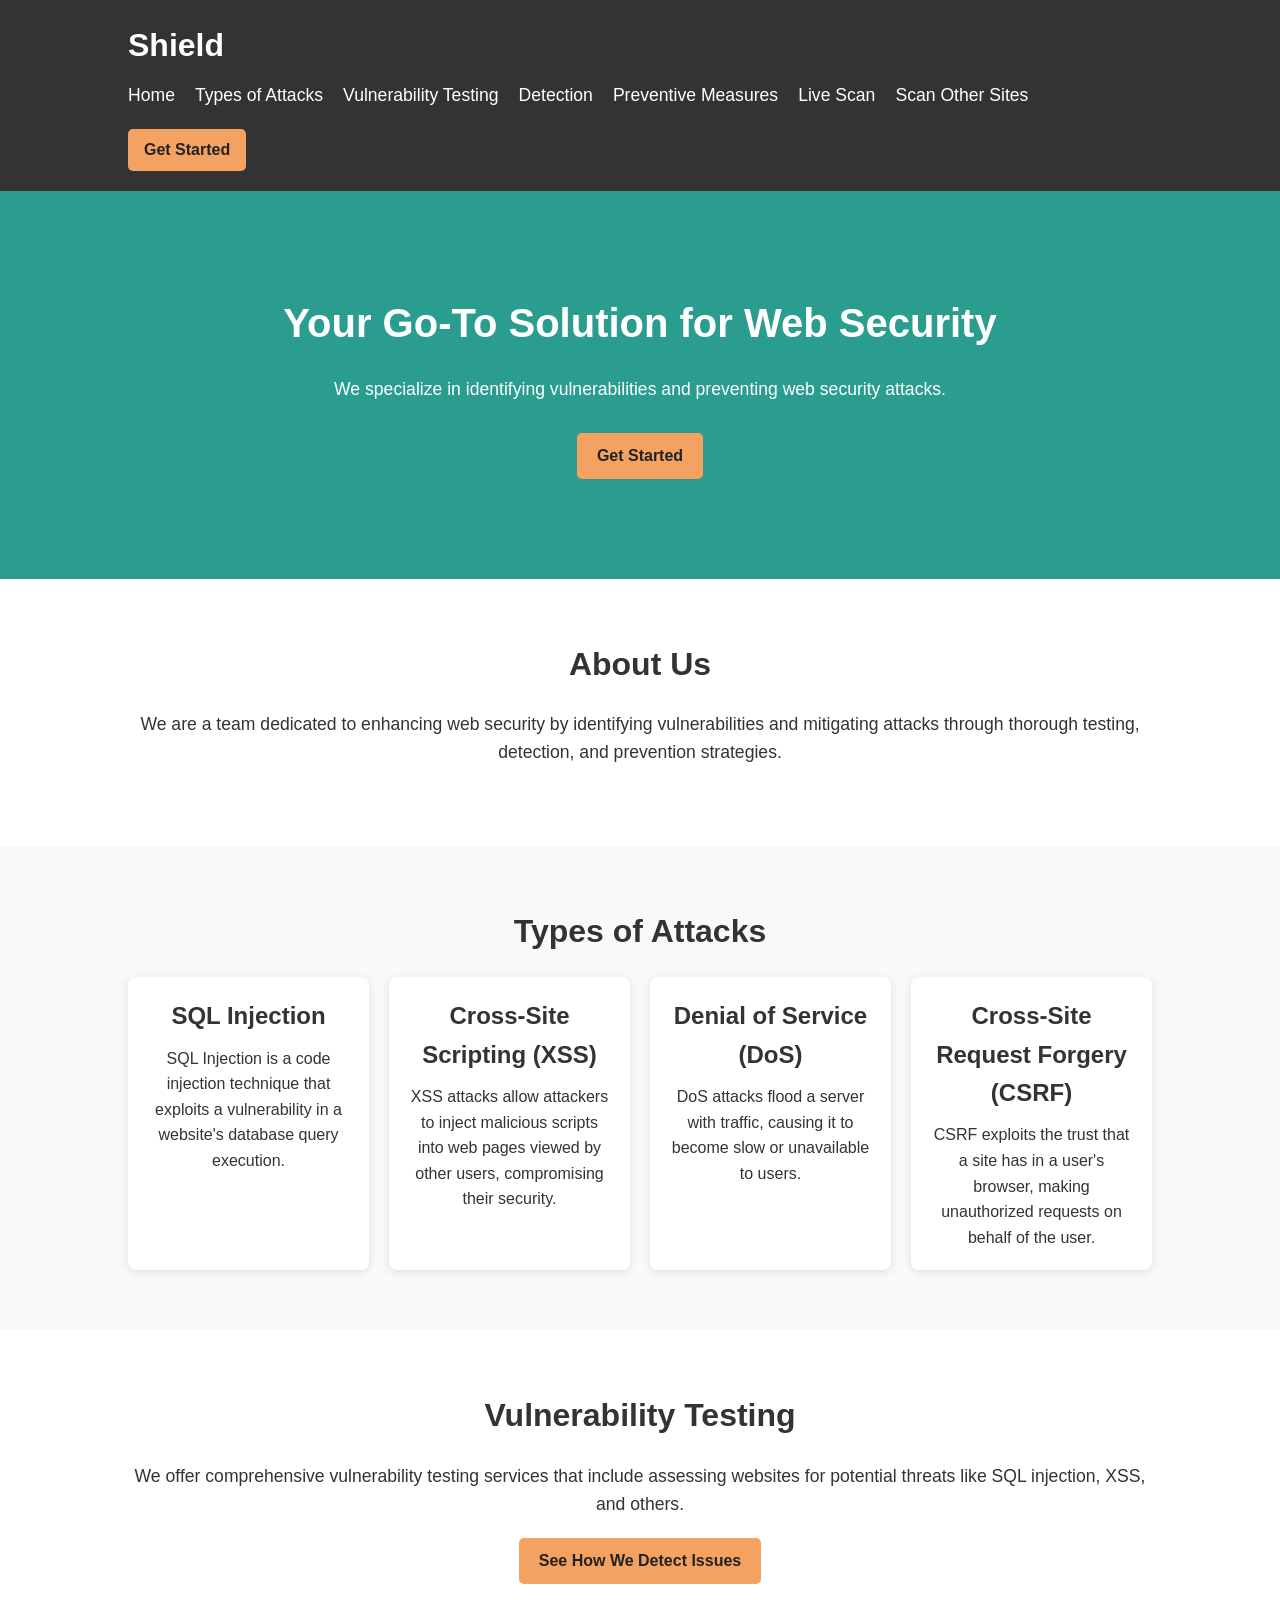
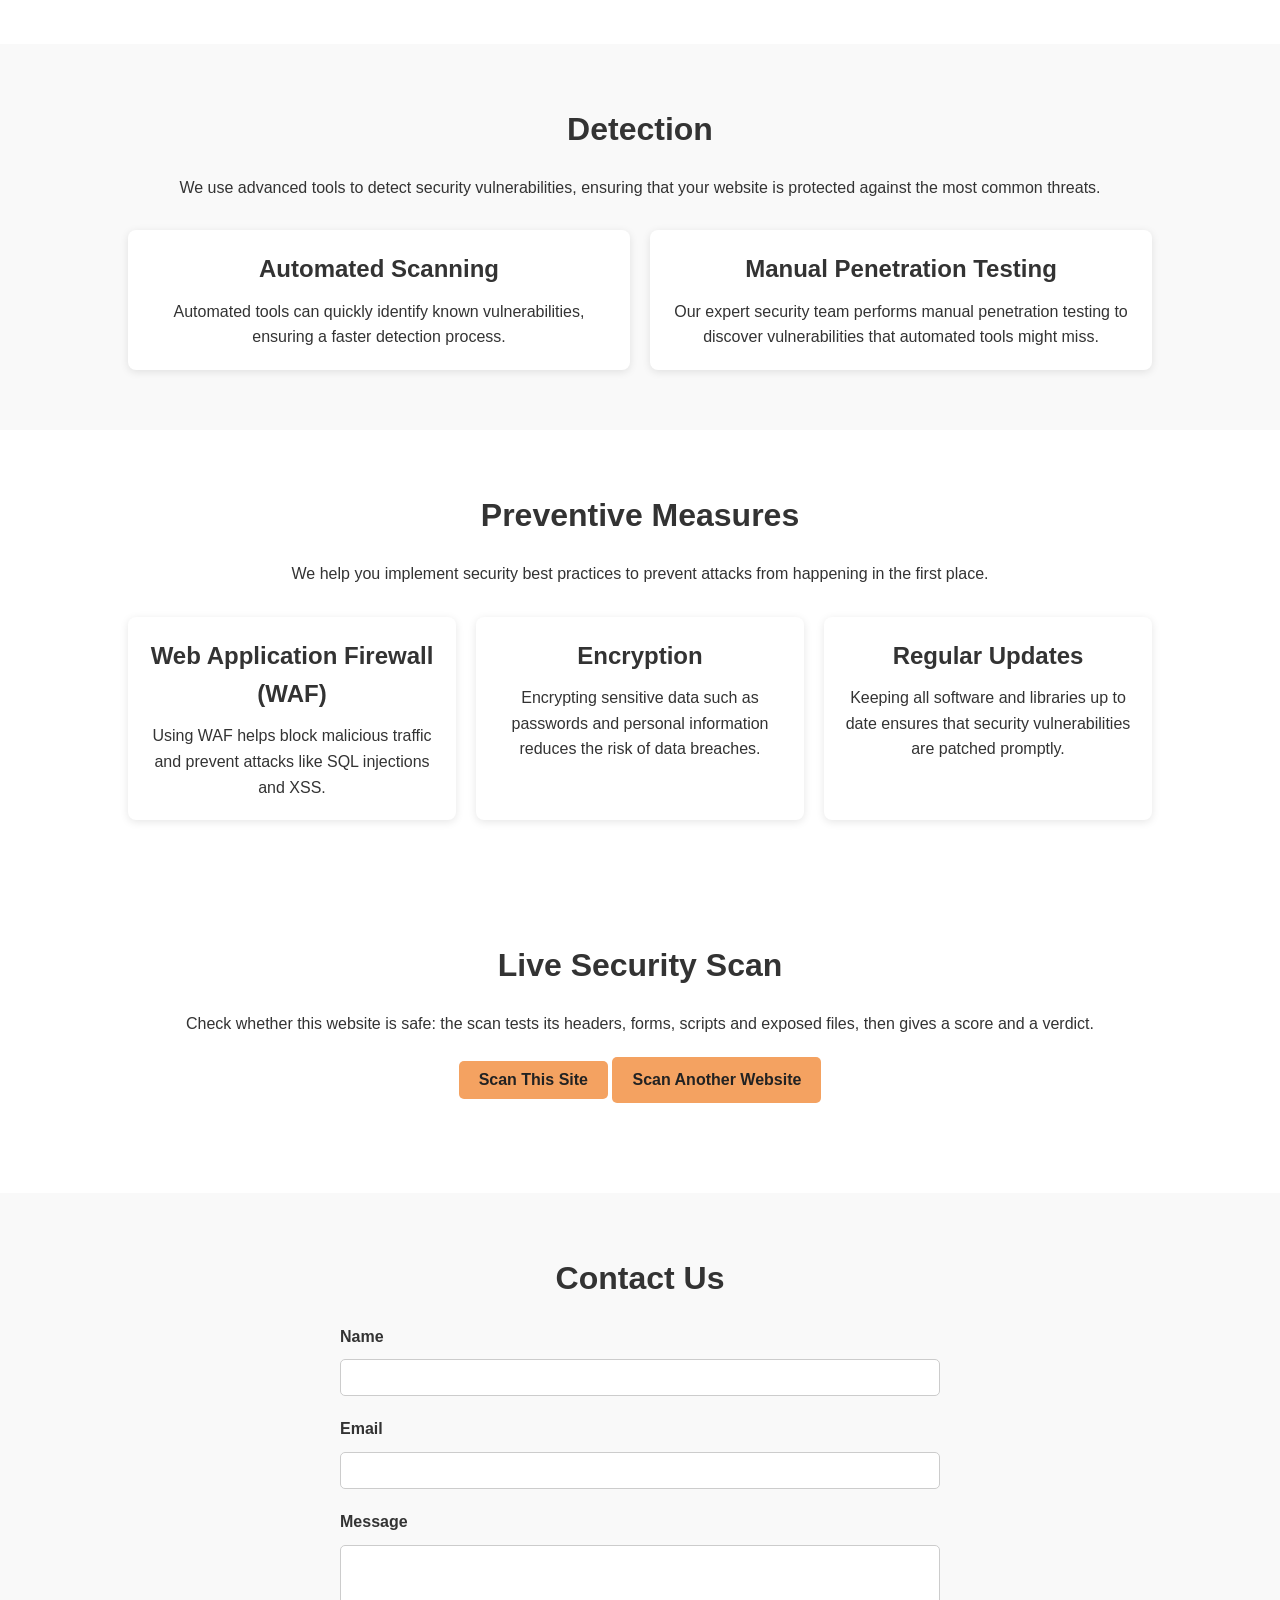
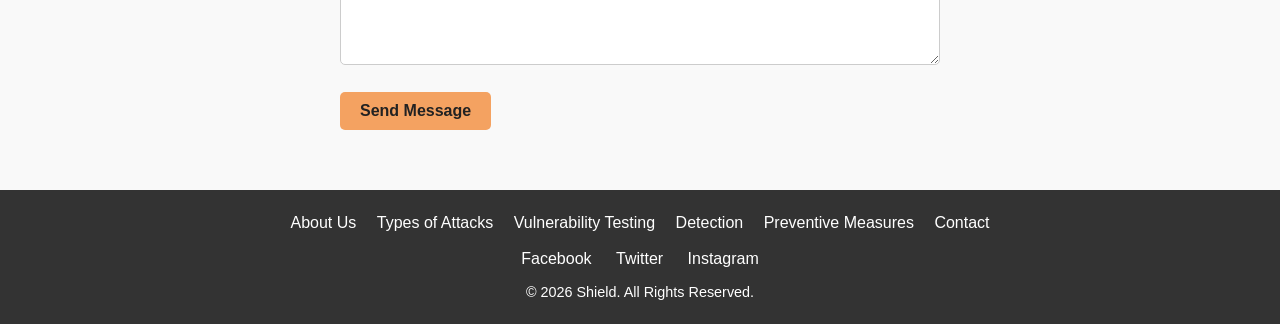
<file: index.html>
<!DOCTYPE html>
<html lang="en">
<head>
    <meta charset="UTF-8">
    <meta name="viewport" content="width=device-width, initial-scale=1.0">
    <meta http-equiv="X-UA-Compatible" content="ie=edge">
    <meta http-equiv="Content-Security-Policy" content="default-src 'self'; img-src 'self' data:">
    <meta name="referrer" content="strict-origin-when-cross-origin">
    <title>Shield</title>
    <link rel="stylesheet" href="style.css">
</head>
<body>

    <!-- Header Section -->
    <header id="home">
        <div class="container">
            <div class="logo">
                <h1>Shield</h1>
            </div>
            <nav>
                <ul>
                    <li><a href="#home">Home</a></li>
                    <li><a href="#attacks">Types of Attacks</a></li>
                    <li><a href="#vulnerability">Vulnerability Testing</a></li>
                    <li><a href="#detection">Detection</a></li>
                    <li><a href="#prevention">Preventive Measures</a></li>
                    <li><a href="#scanner">Live Scan</a></li>
                    <li><a href="scan.html">Scan Other Sites</a></li>
                    <li><a href="#contact" class="cta-button">Get Started</a></li>
                </ul>
            </nav>
        </div>
    </header>

    <!-- Hero Section -->
    <section id="hero">
        <div class="hero-content">
            <h2>Your Go-To Solution for Web Security</h2>
            <p>We specialize in identifying vulnerabilities and preventing web security attacks.</p>
            <a href="#contact" class="cta-button">Get Started</a>
        </div>
    </section>

    <!-- About Us Section -->
    <section id="about">
        <div class="container">
            <h2>About Us</h2>
            <p>We are a team dedicated to enhancing web security by identifying vulnerabilities and mitigating attacks through thorough testing, detection, and prevention strategies.</p>
        </div>
    </section>

    <!-- Types of Attacks Section -->
    <section id="attacks">
        <div class="container">
            <h2>Types of Attacks</h2>
            <div class="attack-list">
                <div class="attack-item">
                    <h3>SQL Injection</h3>
                    <p>SQL Injection is a code injection technique that exploits a vulnerability in a website's database query execution.</p>
                </div>
                <div class="attack-item">
                    <h3>Cross-Site Scripting (XSS)</h3>
                    <p>XSS attacks allow attackers to inject malicious scripts into web pages viewed by other users, compromising their security.</p>
                </div>
                <div class="attack-item">
                    <h3>Denial of Service (DoS)</h3>
                    <p>DoS attacks flood a server with traffic, causing it to become slow or unavailable to users.</p>
                </div>
                <div class="attack-item">
                    <h3>Cross-Site Request Forgery (CSRF)</h3>
                    <p>CSRF exploits the trust that a site has in a user's browser, making unauthorized requests on behalf of the user.</p>
                </div>
            </div>
        </div>
    </section>

    <!-- Vulnerability Testing Section -->
    <section id="vulnerability">
        <div class="container">
            <h2>Vulnerability Testing</h2>
            <p>We offer comprehensive vulnerability testing services that include assessing websites for potential threats like SQL injection, XSS, and others.</p>
            <a href="#detection" class="cta-button">See How We Detect Issues</a>
        </div>
    </section>

    <!-- Detection Section -->
    <section id="detection">
        <div class="container">
            <h2>Detection</h2>
            <p>We use advanced tools to detect security vulnerabilities, ensuring that your website is protected against the most common threats.</p>
            <div class="detection-methods">
                <div class="method">
                    <h3>Automated Scanning</h3>
                    <p>Automated tools can quickly identify known vulnerabilities, ensuring a faster detection process.</p>
                </div>
                <div class="method">
                    <h3>Manual Penetration Testing</h3>
                    <p>Our expert security team performs manual penetration testing to discover vulnerabilities that automated tools might miss.</p>
                </div>
            </div>
        </div>
    </section>

    <!-- Preventive Measures Section -->
    <section id="prevention">
        <div class="container">
            <h2>Preventive Measures</h2>
            <p>We help you implement security best practices to prevent attacks from happening in the first place.</p>
            <div class="prevention-methods">
                <div class="method">
                    <h3>Web Application Firewall (WAF)</h3>
                    <p>Using WAF helps block malicious traffic and prevent attacks like SQL injections and XSS.</p>
                </div>
                <div class="method">
                    <h3>Encryption</h3>
                    <p>Encrypting sensitive data such as passwords and personal information reduces the risk of data breaches.</p>
                </div>
                <div class="method">
                    <h3>Regular Updates</h3>
                    <p>Keeping all software and libraries up to date ensures that security vulnerabilities are patched promptly.</p>
                </div>
            </div>
        </div>
    </section>

    <!-- Live Scanner Section -->
    <section id="scanner">
        <div class="container">
            <h2>Live Security Scan</h2>
            <p>Check whether this website is safe: the scan tests its headers, forms, scripts and exposed files, then gives a score and a verdict.</p>
            <button id="scan-btn" class="cta-button" type="button">Scan This Site</button>
            <a href="scan.html" class="cta-button">Scan Another Website</a>
            <div id="scan-results" aria-live="polite"></div>
        </div>
    </section>

    <!-- Contact Section -->
    <section id="contact">
        <div class="container">
            <h2>Contact Us</h2>
            <form action="#">
                <label for="name">Name</label>
                <input type="text" id="name" name="name" required>

                <label for="email">Email</label>
                <input type="email" id="email" name="email" required>

                <label for="message">Message</label>
                <textarea id="message" name="message" required></textarea>

                <button type="submit" class="cta-button">Send Message</button>
            </form>
        </div>
    </section>

    <!-- Footer Section -->
    <footer>
        <div class="container">
            <ul class="footer-nav">
                <li><a href="#about">About Us</a></li>
                <li><a href="#attacks">Types of Attacks</a></li>
                <li><a href="#vulnerability">Vulnerability Testing</a></li>
                <li><a href="#detection">Detection</a></li>
                <li><a href="#prevention">Preventive Measures</a></li>
                <li><a href="#contact">Contact</a></li>
            </ul>
            <div class="social-links">
                <a href="#">Facebook</a>
                <a href="#">Twitter</a>
                <a href="#">Instagram</a>
            </div>
            <p>&copy; 2026 Shield. All Rights Reserved.</p>
        </div>
    </footer>

    <script src="scanner.js"></script>
</body>
</html>
</file>
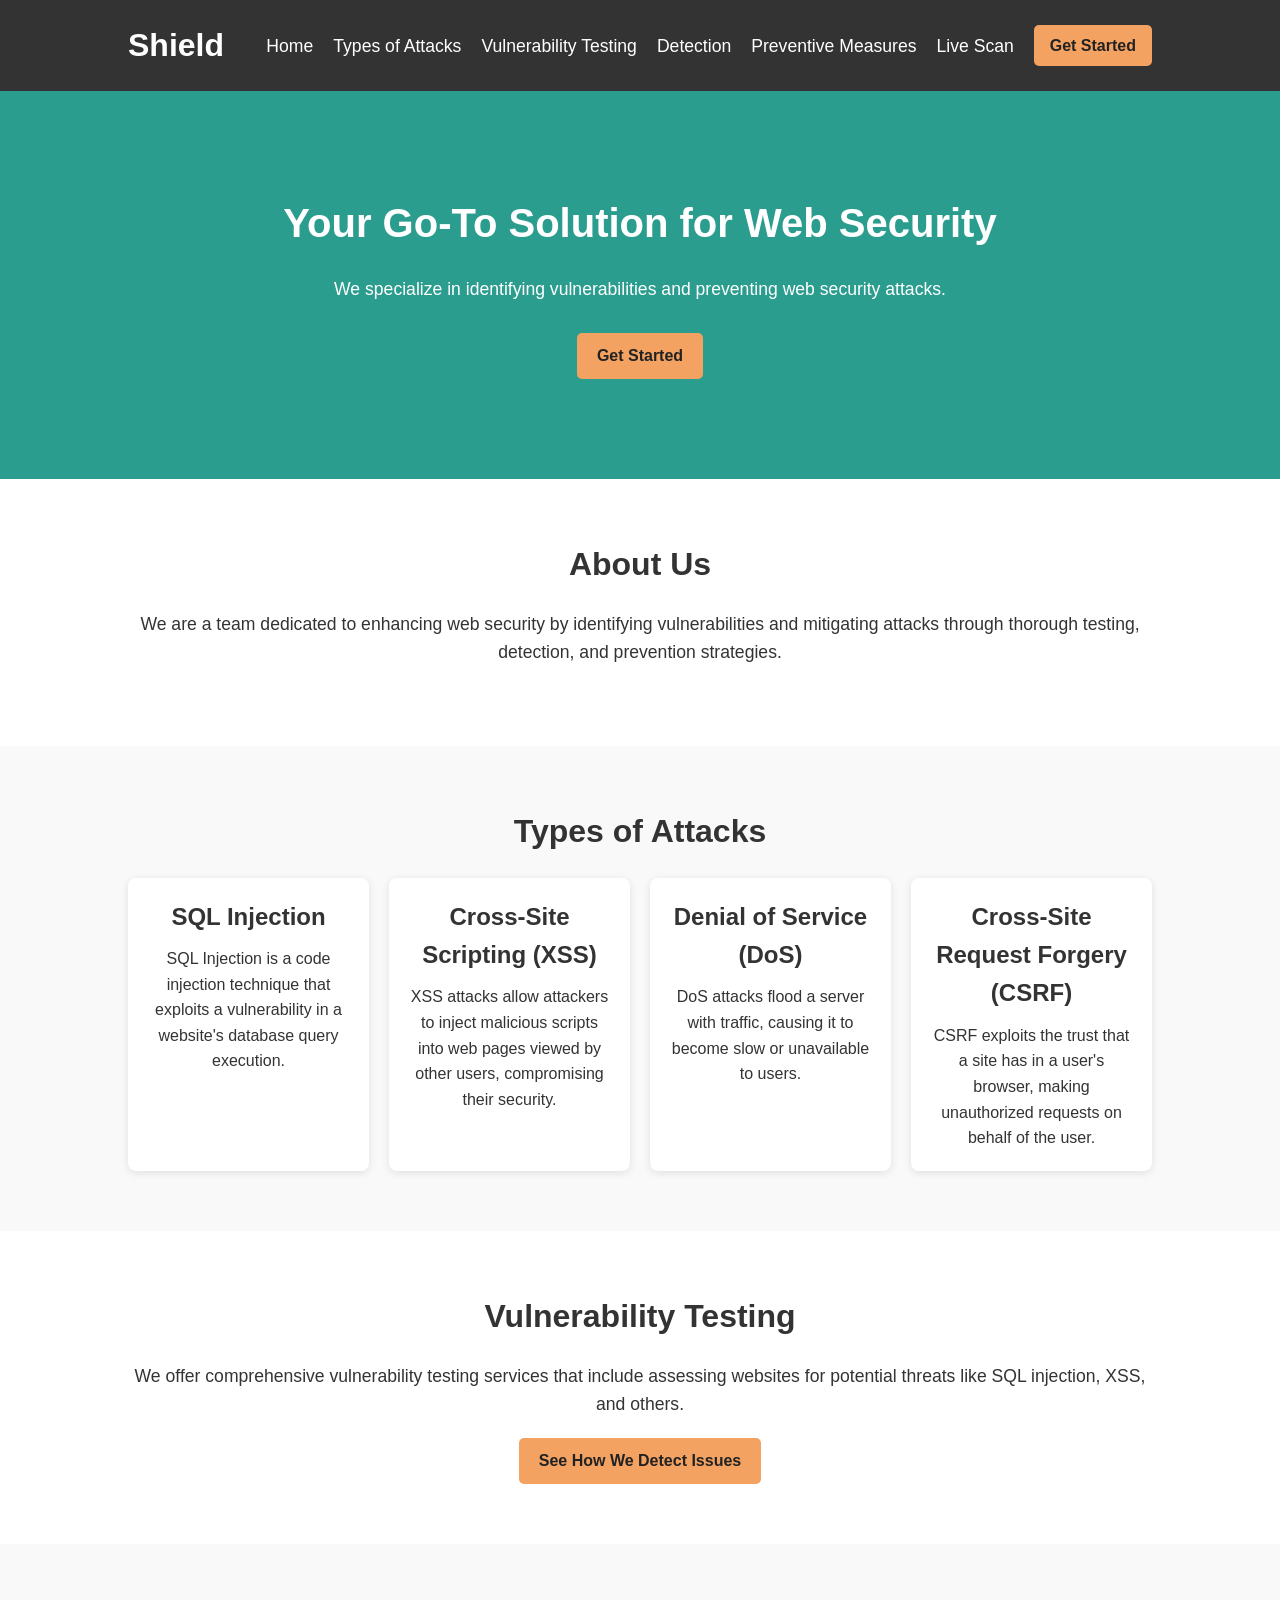
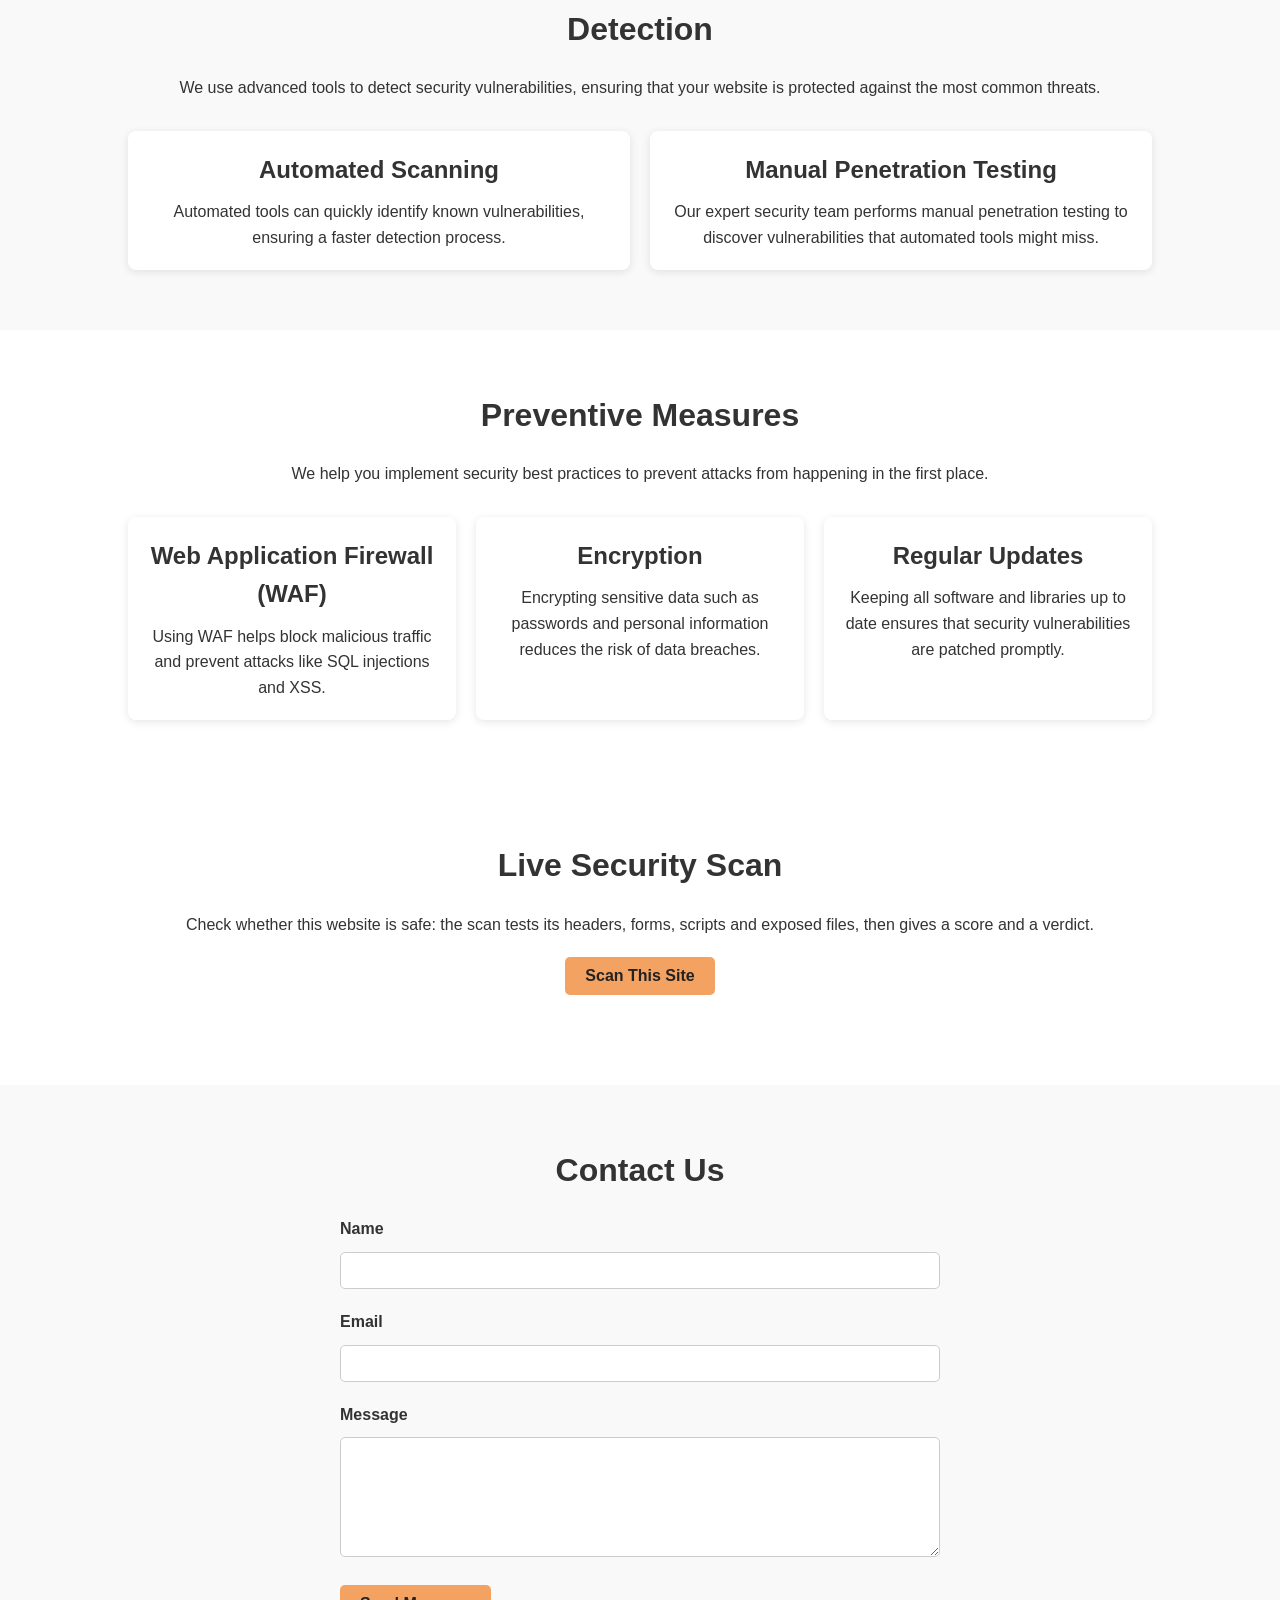
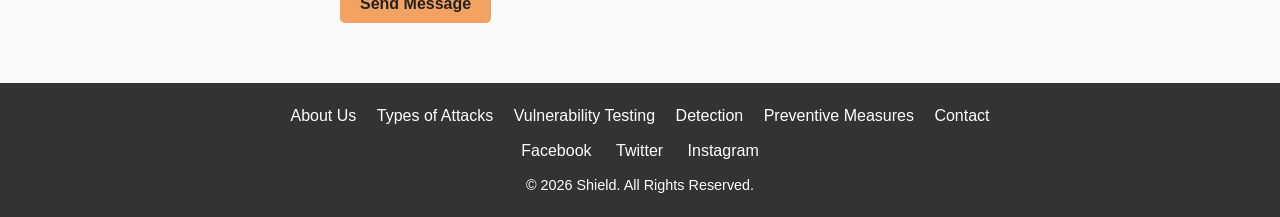
<file: index (1).html>
<!DOCTYPE html>
<html lang="en">
<head>
    <meta charset="UTF-8">
    <meta name="viewport" content="width=device-width, initial-scale=1.0">
    <meta http-equiv="X-UA-Compatible" content="ie=edge">
    <meta http-equiv="Content-Security-Policy" content="default-src 'self'; img-src 'self' data:">
    <meta name="referrer" content="strict-origin-when-cross-origin">
    <title>Shield</title>
    <link rel="stylesheet" href="style.css">
</head>
<body>

    <!-- Header Section -->
    <header id="home">
        <div class="container">
            <div class="logo">
                <h1>Shield</h1>
            </div>
            <nav>
                <ul>
                    <li><a href="#home">Home</a></li>
                    <li><a href="#attacks">Types of Attacks</a></li>
                    <li><a href="#vulnerability">Vulnerability Testing</a></li>
                    <li><a href="#detection">Detection</a></li>
                    <li><a href="#prevention">Preventive Measures</a></li>
                    <li><a href="#scanner">Live Scan</a></li>
                    <li><a href="#contact" class="cta-button">Get Started</a></li>
                </ul>
            </nav>
        </div>
    </header>

    <!-- Hero Section -->
    <section id="hero">
        <div class="hero-content">
            <h2>Your Go-To Solution for Web Security</h2>
            <p>We specialize in identifying vulnerabilities and preventing web security attacks.</p>
            <a href="#contact" class="cta-button">Get Started</a>
        </div>
    </section>

    <!-- About Us Section -->
    <section id="about">
        <div class="container">
            <h2>About Us</h2>
            <p>We are a team dedicated to enhancing web security by identifying vulnerabilities and mitigating attacks through thorough testing, detection, and prevention strategies.</p>
        </div>
    </section>

    <!-- Types of Attacks Section -->
    <section id="attacks">
        <div class="container">
            <h2>Types of Attacks</h2>
            <div class="attack-list">
                <div class="attack-item">
                    <h3>SQL Injection</h3>
                    <p>SQL Injection is a code injection technique that exploits a vulnerability in a website's database query execution.</p>
                </div>
                <div class="attack-item">
                    <h3>Cross-Site Scripting (XSS)</h3>
                    <p>XSS attacks allow attackers to inject malicious scripts into web pages viewed by other users, compromising their security.</p>
                </div>
                <div class="attack-item">
                    <h3>Denial of Service (DoS)</h3>
                    <p>DoS attacks flood a server with traffic, causing it to become slow or unavailable to users.</p>
                </div>
                <div class="attack-item">
                    <h3>Cross-Site Request Forgery (CSRF)</h3>
                    <p>CSRF exploits the trust that a site has in a user's browser, making unauthorized requests on behalf of the user.</p>
                </div>
            </div>
        </div>
    </section>

    <!-- Vulnerability Testing Section -->
    <section id="vulnerability">
        <div class="container">
            <h2>Vulnerability Testing</h2>
            <p>We offer comprehensive vulnerability testing services that include assessing websites for potential threats like SQL injection, XSS, and others.</p>
            <a href="#detection" class="cta-button">See How We Detect Issues</a>
        </div>
    </section>

    <!-- Detection Section -->
    <section id="detection">
        <div class="container">
            <h2>Detection</h2>
            <p>We use advanced tools to detect security vulnerabilities, ensuring that your website is protected against the most common threats.</p>
            <div class="detection-methods">
                <div class="method">
                    <h3>Automated Scanning</h3>
                    <p>Automated tools can quickly identify known vulnerabilities, ensuring a faster detection process.</p>
                </div>
                <div class="method">
                    <h3>Manual Penetration Testing</h3>
                    <p>Our expert security team performs manual penetration testing to discover vulnerabilities that automated tools might miss.</p>
                </div>
            </div>
        </div>
    </section>

    <!-- Preventive Measures Section -->
    <section id="prevention">
        <div class="container">
            <h2>Preventive Measures</h2>
            <p>We help you implement security best practices to prevent attacks from happening in the first place.</p>
            <div class="prevention-methods">
                <div class="method">
                    <h3>Web Application Firewall (WAF)</h3>
                    <p>Using WAF helps block malicious traffic and prevent attacks like SQL injections and XSS.</p>
                </div>
                <div class="method">
                    <h3>Encryption</h3>
                    <p>Encrypting sensitive data such as passwords and personal information reduces the risk of data breaches.</p>
                </div>
                <div class="method">
                    <h3>Regular Updates</h3>
                    <p>Keeping all software and libraries up to date ensures that security vulnerabilities are patched promptly.</p>
                </div>
            </div>
        </div>
    </section>

    <!-- Live Scanner Section -->
    <section id="scanner">
        <div class="container">
            <h2>Live Security Scan</h2>
            <p>Check whether this website is safe: the scan tests its headers, forms, scripts and exposed files, then gives a score and a verdict.</p>
            <button id="scan-btn" class="cta-button" type="button">Scan This Site</button>
            <div id="scan-results" aria-live="polite"></div>
        </div>
    </section>

    <!-- Contact Section -->
    <section id="contact">
        <div class="container">
            <h2>Contact Us</h2>
            <form action="#">
                <label for="name">Name</label>
                <input type="text" id="name" name="name" required>

                <label for="email">Email</label>
                <input type="email" id="email" name="email" required>

                <label for="message">Message</label>
                <textarea id="message" name="message" required></textarea>

                <button type="submit" class="cta-button">Send Message</button>
            </form>
        </div>
    </section>

    <!-- Footer Section -->
    <footer>
        <div class="container">
            <ul class="footer-nav">
                <li><a href="#about">About Us</a></li>
                <li><a href="#attacks">Types of Attacks</a></li>
                <li><a href="#vulnerability">Vulnerability Testing</a></li>
                <li><a href="#detection">Detection</a></li>
                <li><a href="#prevention">Preventive Measures</a></li>
                <li><a href="#contact">Contact</a></li>
            </ul>
            <div class="social-links">
                <a href="#">Facebook</a>
                <a href="#">Twitter</a>
                <a href="#">Instagram</a>
            </div>
            <p>&copy; 2026 Shield. All Rights Reserved.</p>
        </div>
    </footer>

    <script src="scanner.js"></script>
</body>
</html>
</file>
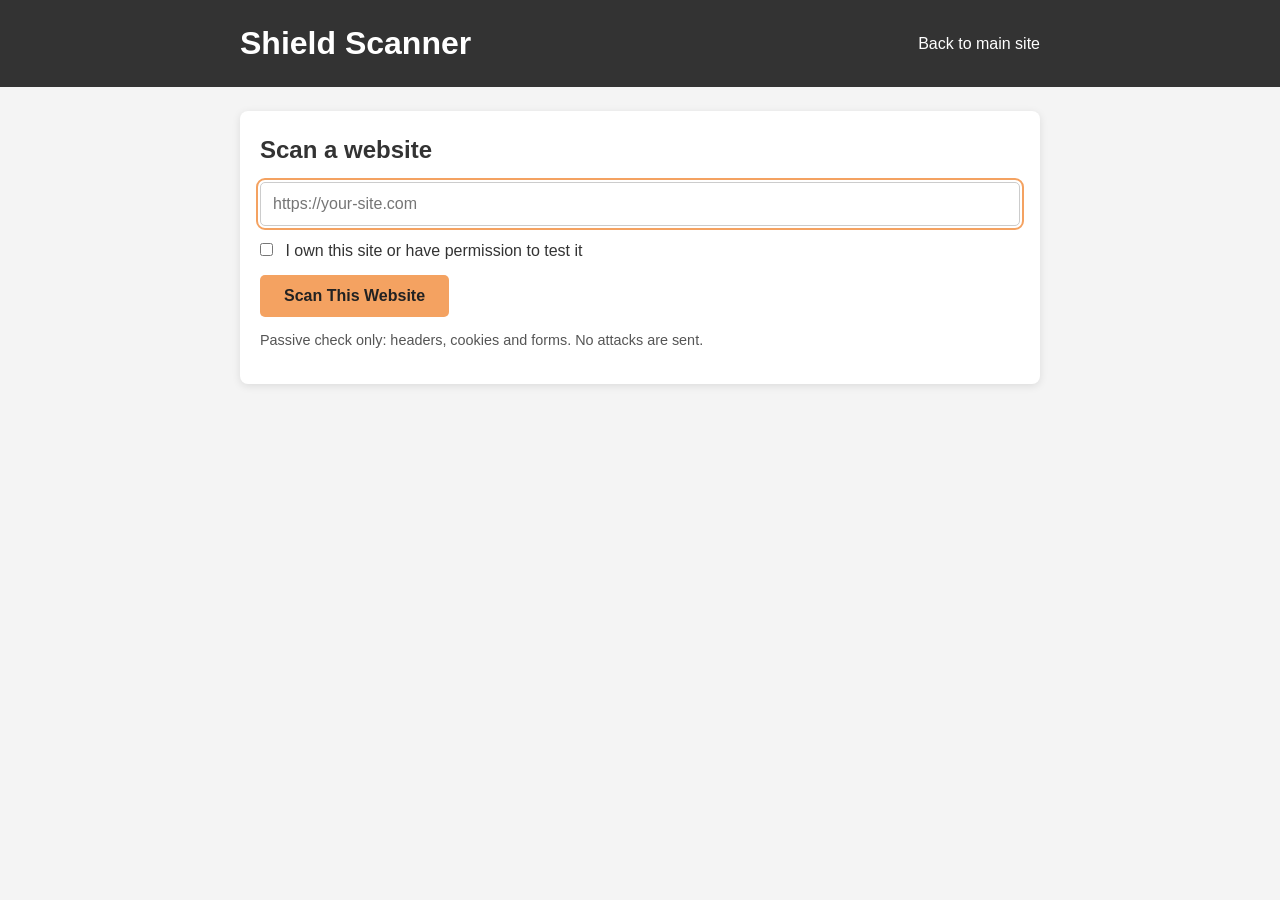
<file: scan.html>
<!DOCTYPE html>
<html lang="en">
<head>
    <meta charset="UTF-8">
    <meta name="viewport" content="width=device-width, initial-scale=1.0">
    <meta http-equiv="Content-Security-Policy" content="default-src 'self'; img-src 'self' data:; connect-src 'self' https://*.workers.dev">
    <meta name="referrer" content="strict-origin-when-cross-origin">
    <title>Shield Website Scanner</title>
    <link rel="stylesheet" href="scan.css">
</head>
<body>
    <header>
        <div class="wrap">
            <h1>Shield Scanner</h1>
            <a href="./">Back to main site</a>
        </div>
    </header>

    <main class="wrap">
        <section class="card">
            <h2>Scan a website</h2>
            <input type="text" id="remote-url" placeholder="https://your-site.com" autofocus>
            <label class="consent"><input type="checkbox" id="remote-consent"> I own this site or have permission to test it</label>
            <button id="remote-btn" type="button">Scan This Website</button>
            <p class="note">Passive check only: headers, cookies and forms. No attacks are sent.</p>
        </section>
        <section id="scan-results" aria-live="polite"></section>
    </main>

    <script src="scan.js"></script>
</body>
</html>
</file>
<file: style.css>
/* Reset some default styles */
* {
    margin: 0;
    padding: 0;
    box-sizing: border-box;
}

html {
    scroll-behavior: smooth;
}

/* Global Styles */
body {
    font-family: Arial, sans-serif;
    line-height: 1.6;
    background-color: #f4f4f4;
    color: #333;
}

section {
    scroll-margin-top: 80px;
}

.container {
    width: 80%;
    max-width: 1200px;
    margin: 0 auto;
}

/* Accessibility: visible keyboard focus */
a:focus, button:focus, input:focus, textarea:focus {
    outline: 2px solid #f4a261;
    outline-offset: 2px;
}

/* Header Section */
header {
    background-color: #333;
    color: #fff;
    padding: 20px 0;
    position: sticky;
    top: 0;
    z-index: 100;
}

header .container {
    display: flex;
    justify-content: space-between;
    align-items: center;
    flex-wrap: wrap;
    gap: 10px;
}

header .logo h1 {
    font-size: 2rem;
}

header nav ul {
    list-style: none;
    display: flex;
    flex-wrap: wrap;
    align-items: center;
    gap: 20px;
}

header nav ul li a {
    color: #fff;
    text-decoration: none;
    font-size: 1.1rem;
}

header nav ul li a:hover {
    color: #f4a261;
}

/* Buttons */
.cta-button {
    display: inline-block;
    background-color: #f4a261;
    color: #222;
    padding: 10px 20px;
    border-radius: 5px;
    text-decoration: none;
    font-weight: bold;
}

.cta-button:hover {
    background-color: #e76f51;
}

header nav ul li a.cta-button {
    color: #222;
    padding: 8px 16px;
    font-size: 1rem;
}

header nav ul li a.cta-button:hover {
    color: #222;
}

/* Hero Section */
#hero {
    background: #2a9d8f;
    color: white;
    padding: 100px 20px;
    text-align: center;
}

#hero h2 {
    font-size: 2.5rem;
    margin-bottom: 20px;
}

#hero p {
    font-size: 1.1rem;
    margin-bottom: 30px;
}

/* About Us Section */
#about {
    background-color: #fff;
    padding: 60px 0;
    text-align: center;
}

#about h2 {
    font-size: 2rem;
    margin-bottom: 20px;
}

#about p {
    font-size: 1.1rem;
    margin-bottom: 20px;
}

/* Attacks Section */
#attacks {
    background-color: #f9f9f9;
    padding: 60px 0;
}

#attacks h2,
#detection h2 {
    font-size: 2rem;
    margin-bottom: 20px;
    text-align: center;
}

.attack-list {
    display: flex;
    gap: 20px;
    flex-wrap: wrap;
}

.attack-item {
    background: #fff;
    padding: 20px;
    border-radius: 8px;
    box-shadow: 0 2px 8px rgba(0, 0, 0, 0.1);
    flex: 1 1 220px;
    text-align: center;
    transition: transform 0.2s, box-shadow 0.2s;
}

.attack-item:hover {
    transform: translateY(-4px);
    box-shadow: 0 6px 16px rgba(0, 0, 0, 0.15);
}

.attack-item h3 {
    font-size: 1.5rem;
    margin-bottom: 10px;
}

.attack-item p {
    font-size: 1rem;
}

/* Vulnerability Testing Section */
#vulnerability {
    background-color: #fff;
    padding: 60px 0;
    text-align: center;
}

#vulnerability h2 {
    font-size: 2rem;
    margin-bottom: 20px;
}

#vulnerability p {
    font-size: 1.1rem;
    margin-bottom: 20px;
}

/* Detection Section */
#detection {
    background-color: #f9f9f9;
    padding: 60px 0;
}

#detection > .container > p,
#prevention > .container > p {
    text-align: center;
    margin-bottom: 30px;
}

.detection-methods,
.prevention-methods {
    display: flex;
    gap: 20px;
    flex-wrap: wrap;
}

/* Shared card style for Detection and Prevention */
.method {
    background: #fff;
    padding: 20px;
    border-radius: 8px;
    box-shadow: 0 2px 8px rgba(0, 0, 0, 0.1);
    flex: 1 1 260px;
    text-align: center;
    transition: transform 0.2s, box-shadow 0.2s;
}

.method:hover {
    transform: translateY(-4px);
    box-shadow: 0 6px 16px rgba(0, 0, 0, 0.15);
}

.method h3 {
    font-size: 1.5rem;
    margin-bottom: 10px;
}

.method p {
    font-size: 1rem;
}

/* Preventive Measures Section */
#prevention {
    background-color: #fff;
    padding: 60px 0;
}

#prevention h2 {
    font-size: 2rem;
    margin-bottom: 20px;
    text-align: center;
}

/* Contact Section */
#contact {
    background-color: #f9f9f9;
    padding: 60px 0;
    text-align: center;
}

#contact h2 {
    font-size: 2rem;
    margin-bottom: 20px;
}

#contact form {
    max-width: 600px;
    margin: 0 auto;
    text-align: left;
}

#contact label {
    display: block;
    margin-bottom: 10px;
    font-weight: bold;
}

#contact input, #contact textarea {
    width: 100%;
    padding: 10px;
    margin-bottom: 20px;
    border: 1px solid #ccc;
    border-radius: 5px;
    font-family: inherit;
}

#contact textarea {
    min-height: 120px;
    resize: vertical;
}

#contact button {
    border: none;
    cursor: pointer;
    font-size: 1rem;
}

/* Footer Section */
footer {
    background-color: #333;
    color: #fff;
    padding: 20px 0;
    text-align: center;
}

footer .footer-nav {
    list-style: none;
    margin-bottom: 10px;
}

footer .footer-nav li {
    display: inline;
    margin: 0 8px;
}

footer .footer-nav li a {
    color: #fff;
    text-decoration: none;
}

footer .footer-nav li a:hover {
    color: #f4a261;
}

footer .social-links a {
    margin: 0 10px;
    color: #fff;
    text-decoration: none;
}

footer .social-links a:hover {
    color: #f4a261;
}

footer p {
    margin-top: 10px;
    font-size: 0.9rem;
}

/* Responsive */
@media (max-width: 768px) {
    .container {
        width: 92%;
    }

    header .container {
        flex-direction: column;
        text-align: center;
    }

    header nav ul {
        justify-content: center;
        gap: 12px;
    }

    #hero {
        padding: 60px 20px;
    }

    #hero h2 {
        font-size: 1.8rem;
    }
}

/* Live Scanner Section */
#scanner {
    background-color: #fff;
    padding: 60px 0;
    text-align: center;
}

#scanner h2 {
    font-size: 2rem;
    margin-bottom: 20px;
}

#scanner p {
    margin-bottom: 20px;
}

#scanner button {
    border: none;
    cursor: pointer;
    font-size: 1rem;
}

#scan-results {
    max-width: 800px;
    margin: 30px auto 0;
    text-align: left;
}

.scan-list {
    list-style: none;
}

.finding {
    background: #f9f9f9;
    border-left: 5px solid #999;
    padding: 10px 15px;
    margin-bottom: 10px;
    border-radius: 4px;
}

.finding.sev-high { border-left-color: #c1121f; }
.finding.sev-medium { border-left-color: #f4a261; }
.finding.sev-low { border-left-color: #2a9d8f; }

/* Scan verdict */
.verdict {
    border-radius: 8px;
    padding: 20px;
    text-align: center;
    color: #fff;
    margin-bottom: 20px;
}

.verdict.good { background: #2a9d8f; }
.verdict.warn { background: #e9a23b; color: #222; }
.verdict.bad { background: #c1121f; }

.verdict .score { font-size: 2.5rem; font-weight: bold; }
.verdict .verdict-text { font-size: 1.2rem; font-weight: bold; margin: 5px 0; }
.verdict .verdict-counts { font-family: "Courier New", monospace; white-space: pre; }

.scan-note { font-size: 0.9rem; color: #555; margin: 15px 0; }
.finding .fix { color: #555; font-size: 0.95rem; margin-top: 4px; }
details.passed { margin: 15px 0; }
details.passed summary { cursor: pointer; font-weight: bold; }
details.passed li { padding: 3px 0; }
#scan-results .cta-button { border: none; cursor: pointer; margin-top: 10px; }
</file>
<file: scan.css>
* { margin: 0; padding: 0; box-sizing: border-box; }
body { font-family: Arial, sans-serif; line-height: 1.6; background: #f4f4f4; color: #333; }
.wrap { width: 90%; max-width: 800px; margin: 0 auto; }
header { background: #333; color: #fff; padding: 18px 0; }
header .wrap { display: flex; justify-content: space-between; align-items: center; flex-wrap: wrap; gap: 10px; }
header a { color: #fff; text-decoration: none; }
header a:hover { color: #f4a261; }
main { padding: 24px 0 60px; }
.card { background: #fff; border-radius: 8px; box-shadow: 0 2px 8px rgba(0,0,0,.1); padding: 20px; margin-bottom: 20px; }
.card h2 { margin-bottom: 12px; }
input[type=text] { width: 100%; padding: 12px; border: 1px solid #ccc; border-radius: 5px; font-size: 1rem; margin-bottom: 12px; }
.consent { display: block; margin-bottom: 12px; }
.consent input { margin-right: 8px; }
button { background: #f4a261; color: #222; border: none; padding: 12px 24px; border-radius: 5px; font-weight: bold; font-size: 1rem; cursor: pointer; }
button:hover { background: #e76f51; }
button:disabled { opacity: .5; cursor: wait; }
a:focus, button:focus, input:focus { outline: 2px solid #f4a261; outline-offset: 2px; }
.note, .scan-note { font-size: .9rem; color: #555; margin: 12px 0; }
.verdict { border-radius: 8px; padding: 20px; text-align: center; color: #fff; margin-bottom: 16px; }
.verdict.good { background: #2a9d8f; } .verdict.warn { background: #e9a23b; color: #222; } .verdict.bad { background: #c1121f; }
.verdict .score { font-size: 2.5rem; font-weight: bold; }
.verdict .verdict-text { font-size: 1.2rem; font-weight: bold; margin: 5px 0; }
.verdict .verdict-counts { font-family: "Courier New", monospace; white-space: pre-wrap; }
.scan-list { list-style: none; }
.finding { background: #fff; border-left: 5px solid #999; padding: 10px 15px; margin-bottom: 10px; border-radius: 4px; word-break: break-word; }
.finding.sev-high { border-left-color: #c1121f; } .finding.sev-medium { border-left-color: #f4a261; } .finding.sev-low { border-left-color: #2a9d8f; }
.finding .fix { color: #555; font-size: .95rem; margin-top: 4px; }
details.passed { margin: 15px 0; } details.passed summary { cursor: pointer; font-weight: bold; } details.passed li { padding: 3px 0; }
#scan-results button { margin-top: 10px; }
</file>
